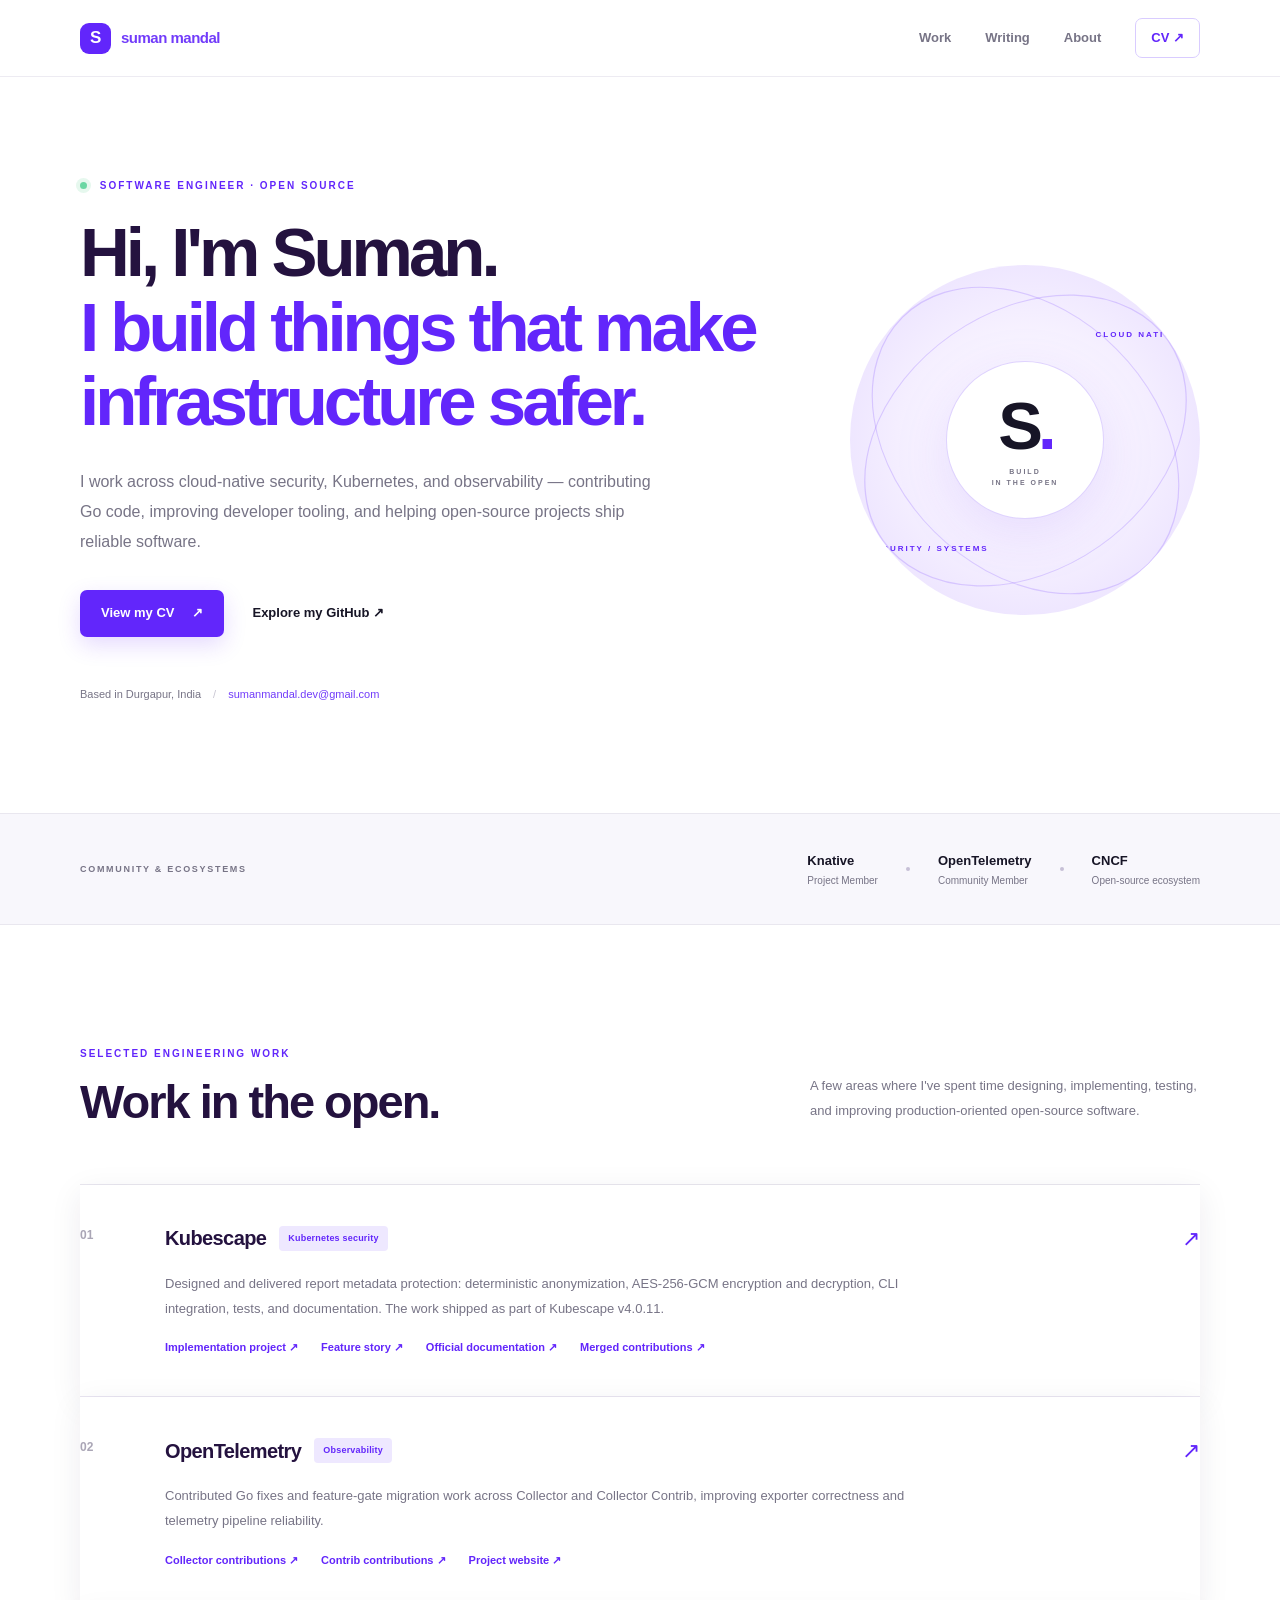
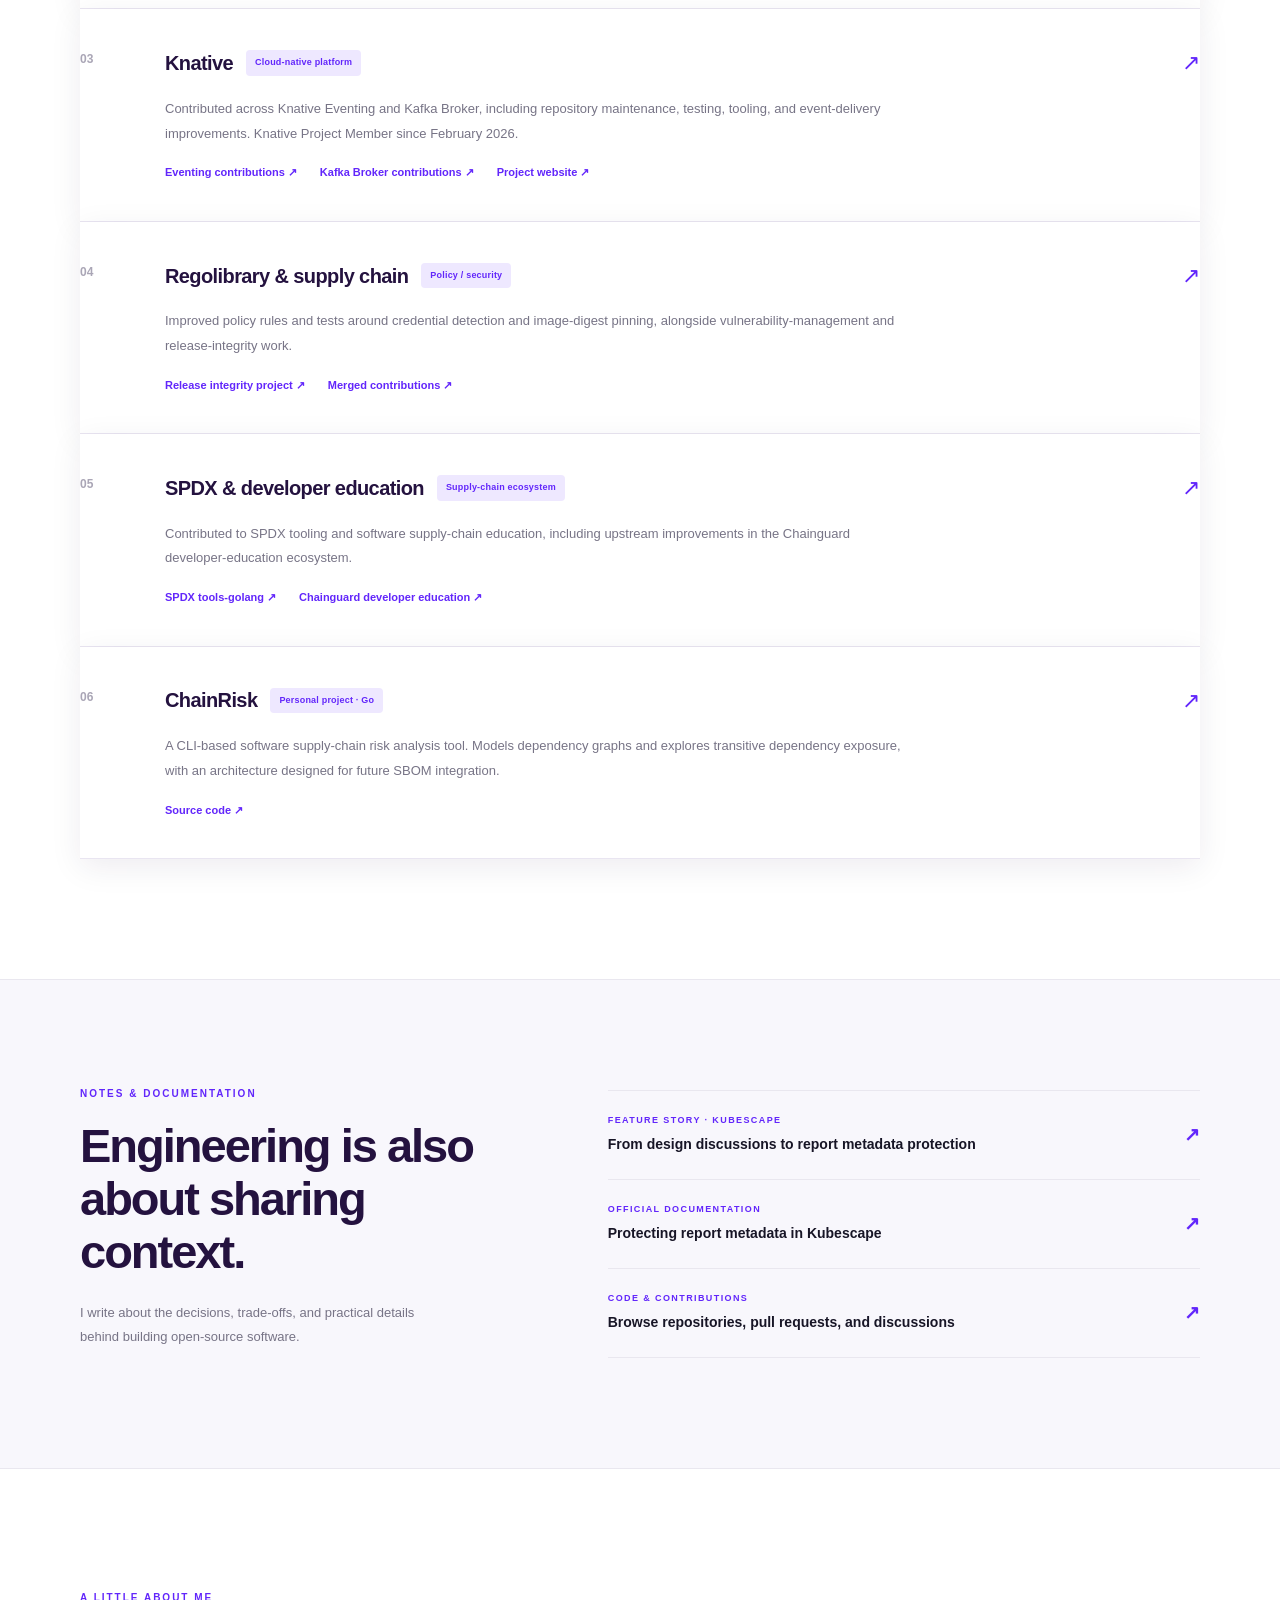
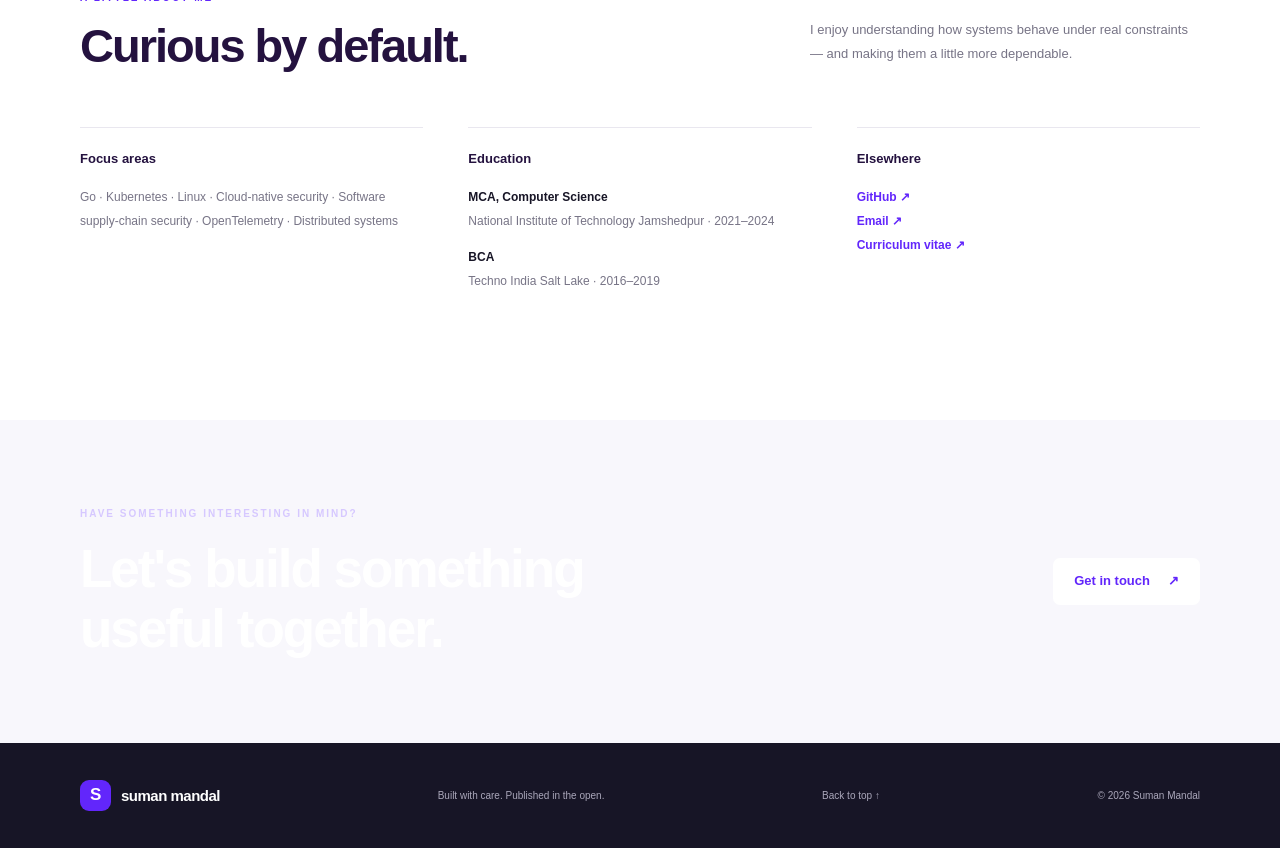
<file: Index.html>
<!doctype html>
<html lang="en">
<head>
  <meta charset="utf-8" />
  <meta name="viewport" content="width=device-width, initial-scale=1" />
  <meta name="theme-color" content="#6226fb" />
  <meta name="description" content="Suman Mandal — software engineer and open-source contributor working across cloud-native security, Kubernetes, and observability." />
  <meta property="og:title" content="Suman Mandal — Software Engineer" />
  <meta property="og:description" content="Open-source engineering across Kubernetes security, cloud-native infrastructure, and observability." />
  <meta property="og:type" content="website" />

  <title>Suman Mandal — Software Engineer</title>

  <link rel="icon" type="image/svg+xml" href="/favicon.svg" />
  <link rel="stylesheet" href="/styles.css" />
</head>

<body>
  <a class="skip-link" href="#main">Skip to content</a>

  <header class="site-header">
    <div class="shell header-inner">
      <a class="wordmark" href="#top" aria-label="Suman Mandal home">
        <span class="mark">S</span>
        <span>suman mandal</span>
      </a>

      <button class="menu-toggle" type="button"
        aria-expanded="false"
        aria-controls="primary-nav"
        aria-label="Open navigation">
        <span></span>
        <span></span>
      </button>

      <nav id="primary-nav" class="nav" aria-label="Main navigation">
        <a href="#work">Work</a>
        <a href="#writing">Writing</a>
        <a href="#about">About</a>
        <a class="nav-cta" href="/assets/Suman-Mandal-CV.pdf"
          target="_blank" rel="noopener">
          CV <span aria-hidden="true">↗</span>
        </a>
      </nav>
    </div>
  </header>

  <main id="main">

    <!-- HERO -->
    <section class="hero shell" id="top">
      <div class="hero-copy">
        <p class="eyebrow">
          <span class="eyebrow-dot"></span>
          SOFTWARE ENGINEER · OPEN SOURCE
        </p>

        <h1>
          Hi, I'm Suman.<br />
          <span>I build things that make infrastructure safer.</span>
        </h1>

        <p class="hero-intro">
          I work across cloud-native security, Kubernetes, and observability —
          contributing Go code, improving developer tooling, and helping
          open-source projects ship reliable software.
        </p>

        <div class="hero-actions">
          <a class="button button-primary"
            href="/assets/Suman-Mandal-CV.pdf"
            target="_blank" rel="noopener">
            View my CV <span aria-hidden="true">↗</span>
          </a>

          <a class="text-link"
            href="https://github.com/jijo-OO7"
            target="_blank" rel="noopener">
            Explore my GitHub <span aria-hidden="true">↗</span>
          </a>
        </div>

        <div class="hero-meta">
          <span>Based in Durgapur, India</span>
          <span class="meta-separator">/</span>
          <a href="mailto:sumanmandal.dev@gmail.com">
            sumanmandal.dev@gmail.com
          </a>
        </div>
      </div>

      <div class="hero-art" aria-hidden="true">
        <div class="art-orbit orbit-one"></div>
        <div class="art-orbit orbit-two"></div>

        <div class="art-core">
          <span class="core-glyph">S<span>.</span></span>
          <span class="core-caption">BUILD<br />IN THE OPEN</span>
        </div>

        <div class="art-label label-top">CLOUD NATIVE</div>
        <div class="art-label label-bottom">SECURITY / SYSTEMS</div>
        <div class="art-grid"></div>
      </div>
    </section>

    <!-- COMMUNITY -->
    <section class="signal-band">
      <div class="shell signal-inner">
        <span class="signal-label">COMMUNITY & ECOSYSTEMS</span>

        <div class="signal-items">
          <span>Knative <small>Project Member</small></span>
          <i></i>
          <span>OpenTelemetry <small>Community Member</small></span>
          <i></i>
          <span>CNCF <small>Open-source ecosystem</small></span>
        </div>
      </div>
    </section>

    <!-- ENGINEERING WORK -->
    <section class="section shell" id="work">
      <div class="section-heading">
        <div>
          <p class="eyebrow">SELECTED ENGINEERING WORK</p>
          <h2>Work in the open.</h2>
        </div>

        <p class="section-note">
          A few areas where I've spent time designing, implementing,
          testing, and improving production-oriented open-source software.
        </p>
      </div>

      <div class="work-list">

        <!-- KUBESCAPE -->
        <article class="work-item">
          <div class="work-index">01</div>

          <div class="work-main">
            <div class="work-topline">
              <h3>
                Kubescape
                <span class="work-tag">Kubernetes security</span>
              </h3>

              <a class="arrow-link"
                href="https://github.com/kubescape/kubescape"
                target="_blank" rel="noopener"
                aria-label="Kubescape repository">↗</a>
            </div>

            <p>
              Designed and delivered report metadata protection:
              deterministic anonymization, AES-256-GCM encryption and
              decryption, CLI integration, tests, and documentation.
              The work shipped as part of Kubescape v4.0.11.
            </p>

            <div class="resource-links">
              <a href="https://github.com/jijo-OO7/kubescape-report-protection"
                target="_blank" rel="noopener">Implementation project ↗</a>

              <a href="https://kubescape.io/blog/2026/07/24/kubescape-report-metadata-protection/"
                target="_blank" rel="noopener">Feature story ↗</a>

              <a href="https://kubescape.io/docs/scanning/#protecting-report-metadata"
                target="_blank" rel="noopener">Official documentation ↗</a>

              <a href="https://github.com/kubescape/kubescape/pulls?q=is%3Apr+author%3Ajijo-OO7+is%3Amerged"
                target="_blank" rel="noopener">Merged contributions ↗</a>
            </div>
          </div>
        </article>

        <!-- OPENTELEMETRY -->
        <article class="work-item">
          <div class="work-index">02</div>

          <div class="work-main">
            <div class="work-topline">
              <h3>
                OpenTelemetry
                <span class="work-tag">Observability</span>
              </h3>

              <a class="arrow-link"
                href="https://github.com/open-telemetry/opentelemetry-collector-contrib"
                target="_blank" rel="noopener"
                aria-label="OpenTelemetry Collector Contrib repository">↗</a>
            </div>

            <p>
              Contributed Go fixes and feature-gate migration work across
              Collector and Collector Contrib, improving exporter correctness
              and telemetry pipeline reliability.
            </p>

            <div class="resource-links">
              <a href="https://github.com/open-telemetry/opentelemetry-collector/pulls?q=is%3Apr+author%3Ajijo-OO7+is%3Amerged"
                target="_blank" rel="noopener">Collector contributions ↗</a>

              <a href="https://github.com/open-telemetry/opentelemetry-collector-contrib/pulls?q=is%3Apr+author%3Ajijo-OO7+is%3Amerged"
                target="_blank" rel="noopener">Contrib contributions ↗</a>

              <a href="https://opentelemetry.io/"
                target="_blank" rel="noopener">Project website ↗</a>
            </div>
          </div>
        </article>

        <!-- KNATIVE -->
        <article class="work-item">
          <div class="work-index">03</div>

          <div class="work-main">
            <div class="work-topline">
              <h3>
                Knative
                <span class="work-tag">Cloud-native platform</span>
              </h3>

              <a class="arrow-link"
                href="https://github.com/knative"
                target="_blank" rel="noopener"
                aria-label="Knative organization">↗</a>
            </div>

            <p>
              Contributed across Knative Eventing and Kafka Broker,
              including repository maintenance, testing, tooling, and
              event-delivery improvements. Knative Project Member since
              February 2026.
            </p>

            <div class="resource-links">
              <a href="https://github.com/knative/eventing/pulls?q=is%3Apr+author%3Ajijo-OO7+is%3Amerged"
                target="_blank" rel="noopener">Eventing contributions ↗</a>

              <a href="https://github.com/knative-extensions/eventing-kafka-broker/pulls?q=is%3Apr+author%3Ajijo-OO7+is%3Amerged"
                target="_blank" rel="noopener">Kafka Broker contributions ↗</a>

              <a href="https://knative.dev/"
                target="_blank" rel="noopener">Project website ↗</a>
            </div>
          </div>
        </article>

        <!-- REGOLIBRARY -->
        <article class="work-item">
          <div class="work-index">04</div>

          <div class="work-main">
            <div class="work-topline">
              <h3>
                Regolibrary & supply chain
                <span class="work-tag">Policy / security</span>
              </h3>

              <a class="arrow-link"
                href="https://github.com/kubescape/regolibrary"
                target="_blank" rel="noopener"
                aria-label="Regolibrary repository">↗</a>
            </div>

            <p>
              Improved policy rules and tests around credential detection
              and image-digest pinning, alongside vulnerability-management
              and release-integrity work.
            </p>

            <div class="resource-links">
              <a href="https://github.com/jijo-OO7/regolibrary-release-integrity"
                target="_blank" rel="noopener">Release integrity project ↗</a>

              <a href="https://github.com/kubescape/regolibrary/pulls?q=is%3Apr+author%3Ajijo-OO7+is%3Amerged"
                target="_blank" rel="noopener">Merged contributions ↗</a>
            </div>
          </div>
        </article>

        <!-- SPDX -->
        <article class="work-item">
          <div class="work-index">05</div>

          <div class="work-main">
            <div class="work-topline">
              <h3>
                SPDX & developer education
                <span class="work-tag">Supply-chain ecosystem</span>
              </h3>

              <a class="arrow-link"
                href="https://github.com/spdx/tools-golang"
                target="_blank" rel="noopener"
                aria-label="SPDX tools golang repository">↗</a>
            </div>

            <p>
              Contributed to SPDX tooling and software supply-chain
              education, including upstream improvements in the
              Chainguard developer-education ecosystem.
            </p>

            <div class="resource-links">
              <a href="https://github.com/spdx/tools-golang"
                target="_blank" rel="noopener">SPDX tools-golang ↗</a>

              <a href="https://edu.chainguard.dev/"
                target="_blank" rel="noopener">Chainguard developer education ↗</a>
            </div>
          </div>
        </article>

        <!-- CHAINRISK -->
        <article class="work-item">
          <div class="work-index">06</div>

          <div class="work-main">
            <div class="work-topline">
              <h3>
                ChainRisk
                <span class="work-tag">Personal project · Go</span>
              </h3>

              <a class="arrow-link"
                href="https://github.com/jijo-OO7/chainrisk"
                target="_blank" rel="noopener"
                aria-label="ChainRisk repository">↗</a>
            </div>

            <p>
              A CLI-based software supply-chain risk analysis tool.
              Models dependency graphs and explores transitive dependency
              exposure, with an architecture designed for future SBOM integration.
            </p>

            <div class="resource-links">
              <a href="https://github.com/jijo-OO7/chainrisk"
                target="_blank" rel="noopener">Source code ↗</a>
            </div>
          </div>
        </article>

      </div>
    </section>

    <!-- WRITING -->
    <section class="writing-section" id="writing">
      <div class="shell writing-inner">

        <div>
          <p class="eyebrow">NOTES & DOCUMENTATION</p>
          <h2>Engineering is also<br />about sharing context.</h2>

          <p class="writing-intro">
            I write about the decisions, trade-offs, and practical details
            behind building open-source software.
          </p>
        </div>

        <div class="writing-links">
          <a class="writing-link"
            href="https://kubescape.io/blog/2026/07/24/kubescape-report-metadata-protection/"
            target="_blank" rel="noopener">
            <span>
              <small>FEATURE STORY · KUBESCAPE</small>
              From design discussions to report metadata protection
            </span>
            <b>↗</b>
          </a>

          <a class="writing-link"
            href="https://kubescape.io/docs/scanning/#protecting-report-metadata"
            target="_blank" rel="noopener">
            <span>
              <small>OFFICIAL DOCUMENTATION</small>
              Protecting report metadata in Kubescape
            </span>
            <b>↗</b>
          </a>

          <a class="writing-link"
            href="https://github.com/jijo-OO7"
            target="_blank" rel="noopener">
            <span>
              <small>CODE & CONTRIBUTIONS</small>
              Browse repositories, pull requests, and discussions
            </span>
            <b>↗</b>
          </a>
        </div>

      </div>
    </section>

    <!-- ABOUT -->
    <section class="section shell about-section" id="about">
      <div class="section-heading">
        <div>
          <p class="eyebrow">A LITTLE ABOUT ME</p>
          <h2>Curious by default.</h2>
        </div>

        <p class="section-note">
          I enjoy understanding how systems behave under real constraints —
          and making them a little more dependable.
        </p>
      </div>

      <div class="about-grid">

        <div>
          <h3>Focus areas</h3>
          <p>
            Go · Kubernetes · Linux · Cloud-native security ·
            Software supply-chain security · OpenTelemetry · Distributed systems
          </p>
        </div>

        <div>
          <h3>Education</h3>
          <p>
            <strong>MCA, Computer Science</strong><br />
            National Institute of Technology Jamshedpur · 2021–2024
          </p>
          <p>
            <strong>BCA</strong><br />
            Techno India Salt Lake · 2016–2019
          </p>
        </div>

        <div>
          <h3>Elsewhere</h3>
          <p>
            <a href="https://github.com/jijo-OO7"
              target="_blank" rel="noopener">GitHub ↗</a><br />

            <a href="mailto:sumanmandal.dev@gmail.com">Email ↗</a><br />

            <a href="/assets/Suman-Mandal-CV.pdf"
              target="_blank" rel="noopener">Curriculum vitae ↗</a>
          </p>
        </div>

      </div>
    </section>

    <!-- CONTACT -->
    <section class="contact-band">
      <div class="shell contact-inner">
        <div>
          <p class="eyebrow">HAVE SOMETHING INTERESTING IN MIND?</p>
          <h2>Let's build something<br />useful together.</h2>
        </div>

        <a class="button button-light"
          href="mailto:sumanmandal.dev@gmail.com">
          Get in touch <span aria-hidden="true">↗</span>
        </a>
      </div>
    </section>

  </main>

  <!-- FOOTER -->
  <footer class="site-footer">
    <div class="shell footer-inner">
      <a class="wordmark footer-wordmark" href="#top">
        <span class="mark">S</span>
        <span>suman mandal</span>
      </a>

      <p>Built with care. Published in the open.</p>

      <a href="#top">Back to top ↑</a>

      <small>© <span id="year">2026</span> Suman Mandal</small>
    </div>
  </footer>

  <script src="/script.js"></script>
</body>
</html>
</file>
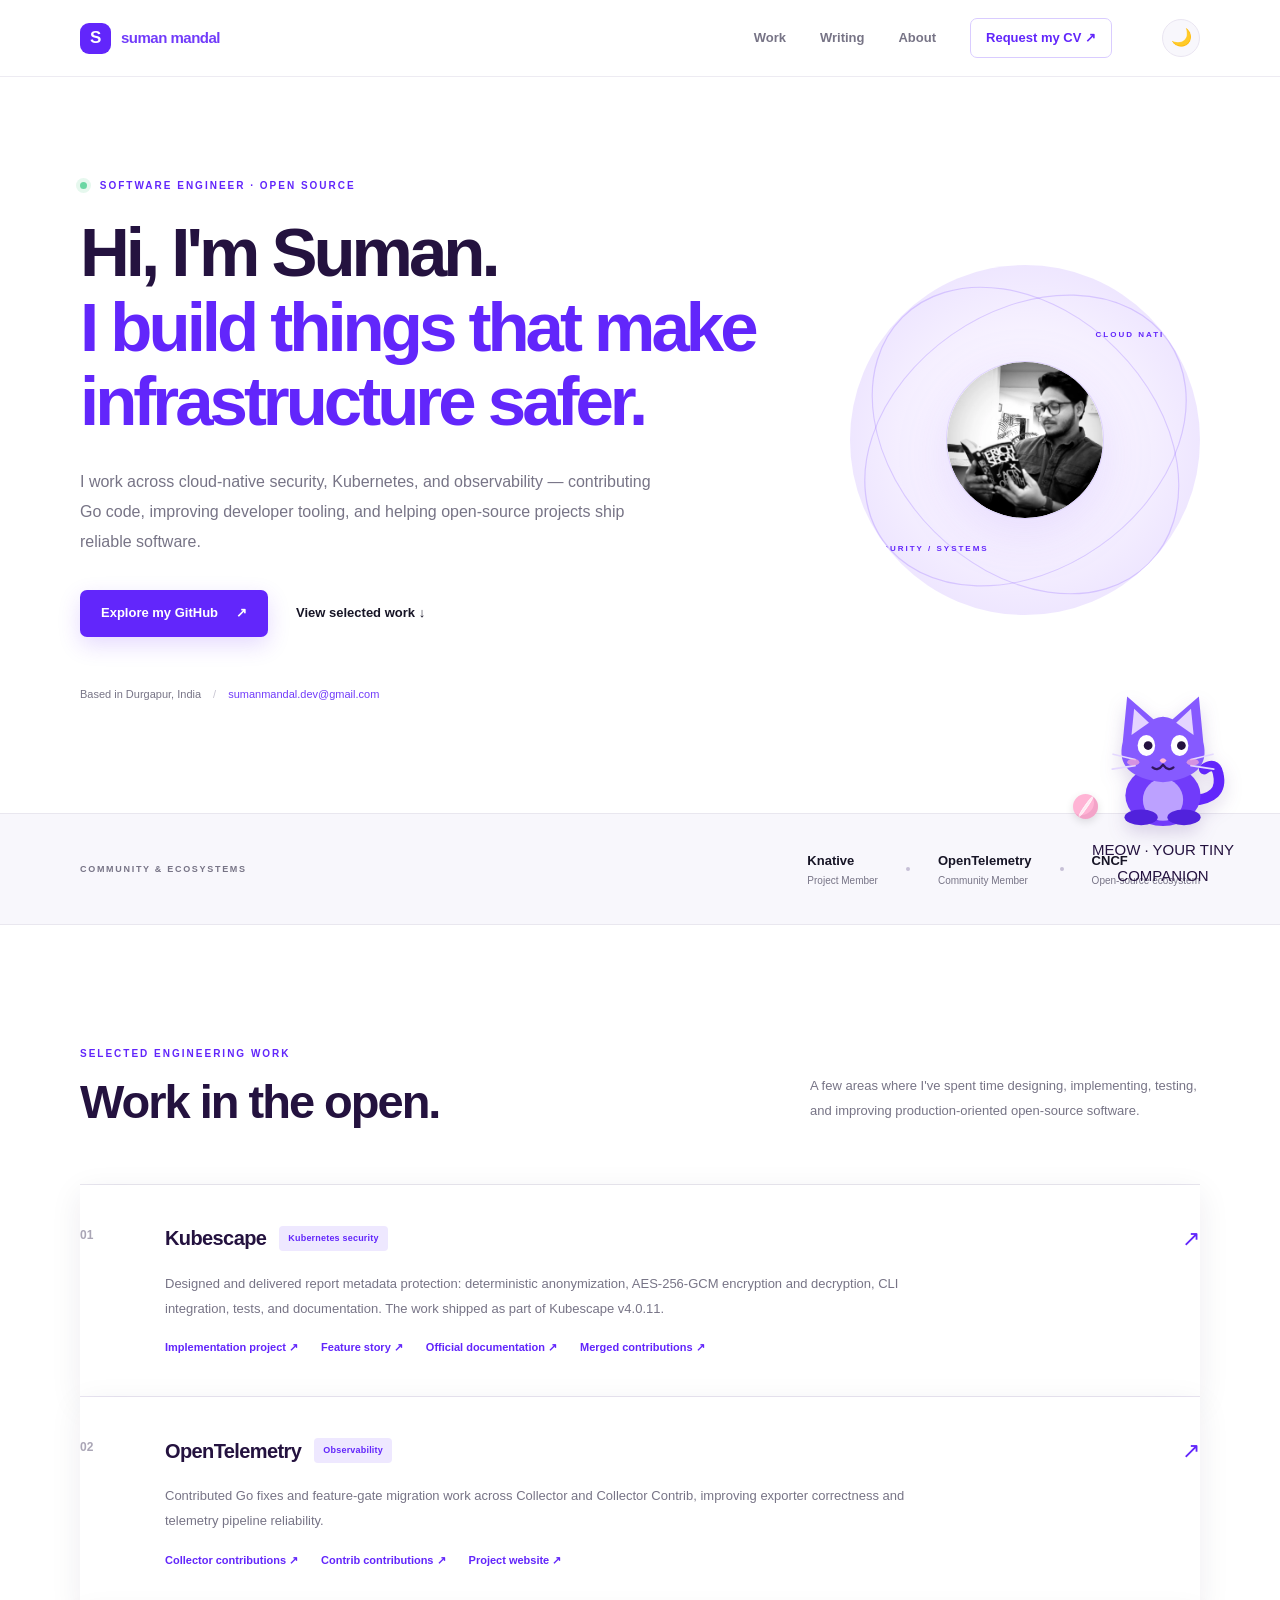
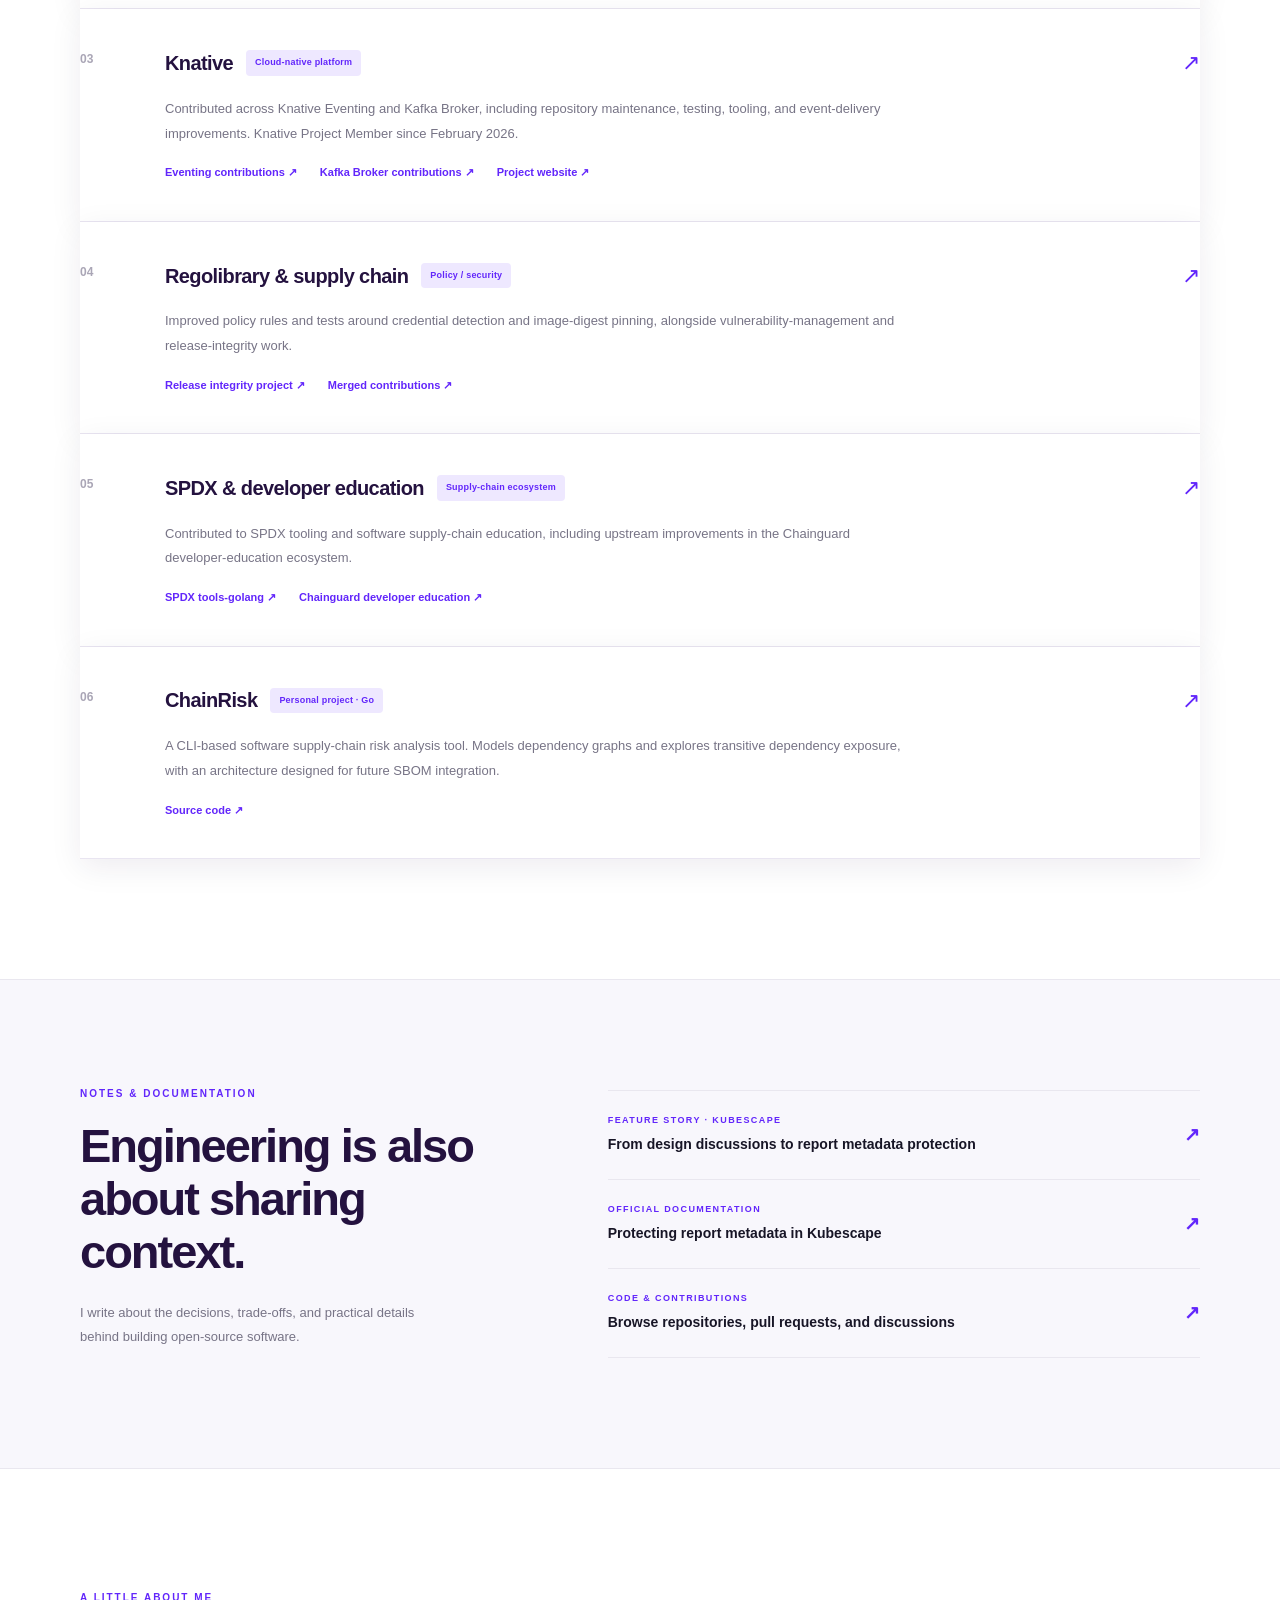
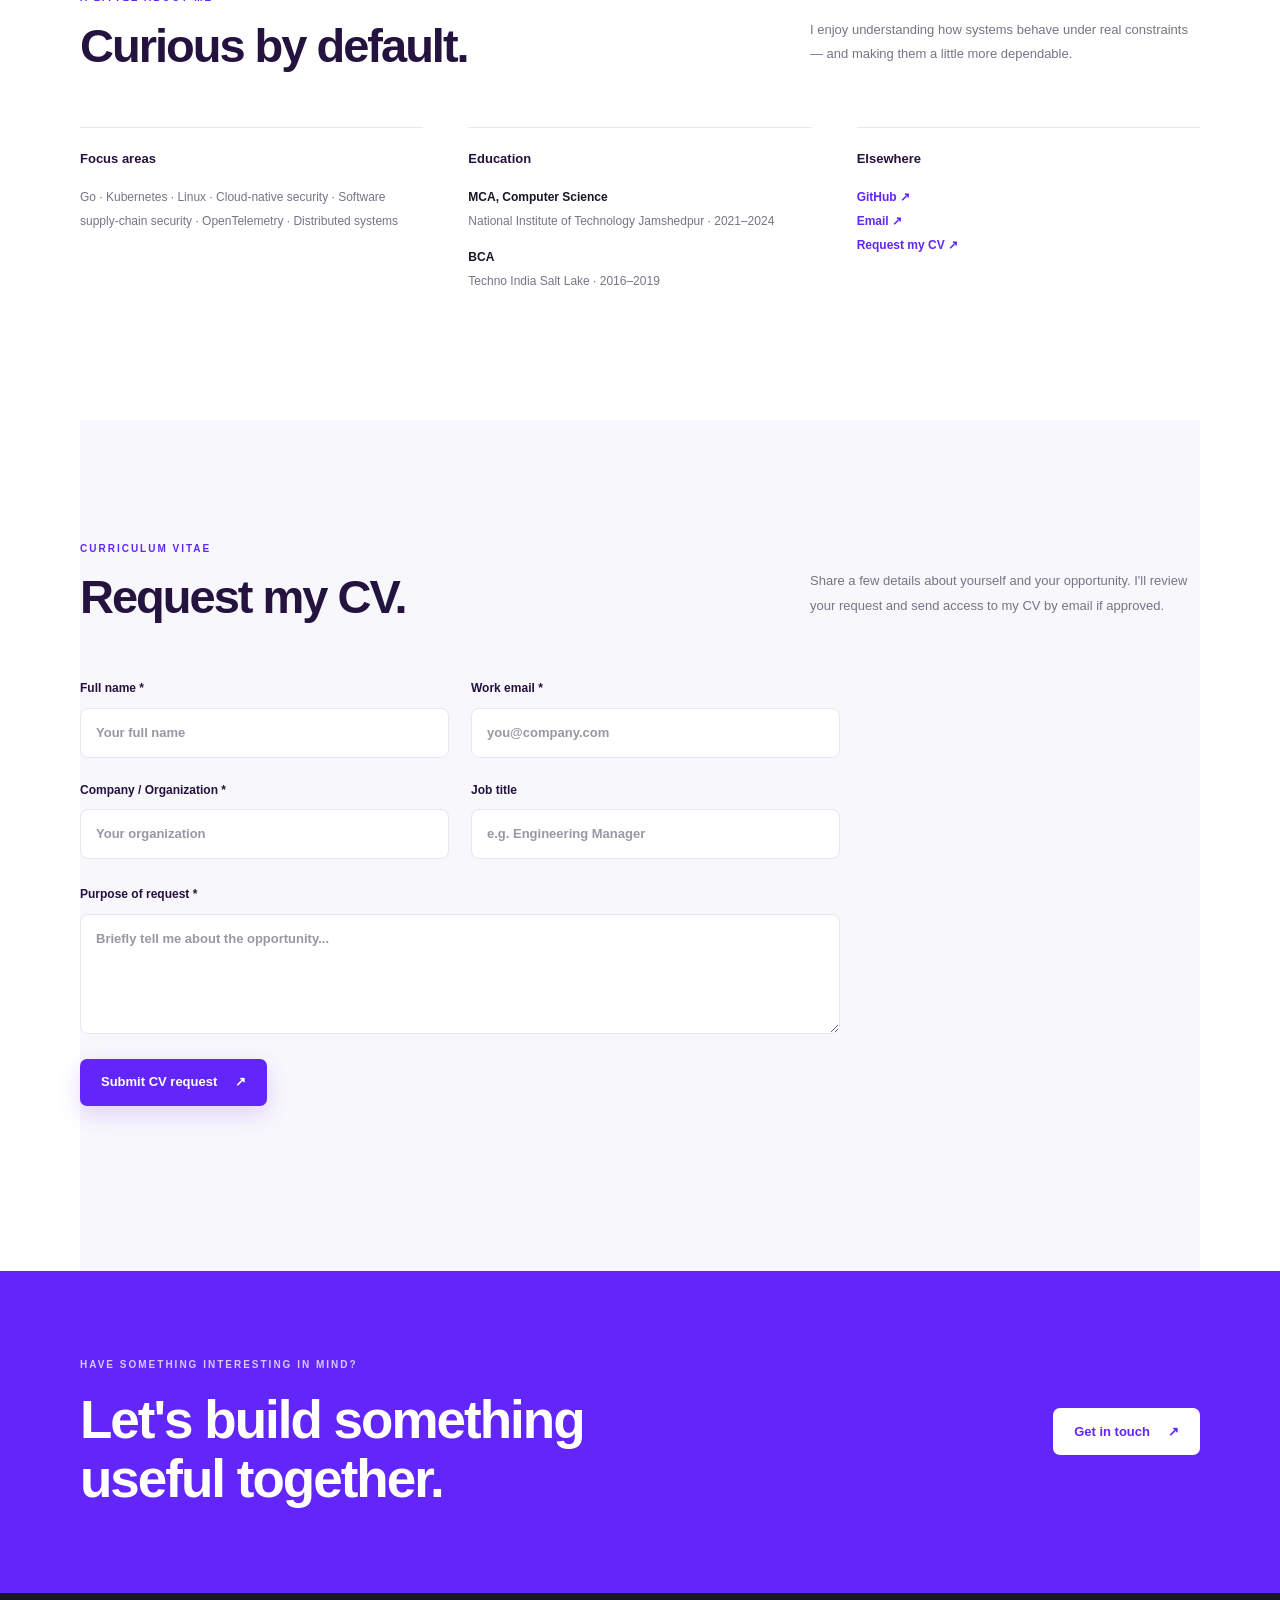
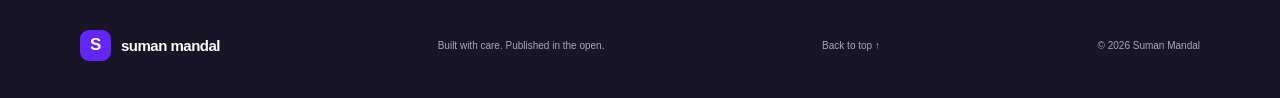
<file: index.html>
<!doctype html>
<html lang="en">
<head>
  <meta charset="utf-8" />
  <meta name="viewport" content="width=device-width, initial-scale=1" />
  <meta name="theme-color" content="#6226fb" />
  <meta name="description" content="Suman Mandal — software engineer and open-source contributor working across cloud-native security, Kubernetes, and observability." />
  <meta property="og:title" content="Suman Mandal — Software Engineer" />
  <meta property="og:description" content="Open-source engineering across Kubernetes security, cloud-native infrastructure, and observability." />
  <meta property="og:type" content="website" />

  <title>Suman Mandal — Software Engineer</title>

  <link rel="icon" type="image/svg+xml" href="/favicon.svg" />
  <link rel="stylesheet" href="/styles.css" />
</head>

<body>
  <a class="skip-link" href="#main">Skip to content</a>

  <header class="site-header">
    <div class="shell header-inner">
      <a class="wordmark" href="#top" aria-label="Suman Mandal home">
        <span class="mark">S</span>
        <span>suman mandal</span>
      </a>

      <button class="menu-toggle" type="button"
        aria-expanded="false"
        aria-controls="primary-nav"
        aria-label="Open navigation">
        <span></span>
        <span></span>
      </button>

      <nav id="primary-nav" class="nav" aria-label="Main navigation">
        <a href="#work">Work</a>
        <a href="#writing">Writing</a>
        <a href="#about">About</a>
        <a class="nav-cta" href="#request-cv">
          Request my CV <span aria-hidden="true">↗</span>
        </a>

        <!-- Theme toggle -->
        <button
          class="theme-toggle"
          id="themeToggle"
          type="button"
          aria-label="Switch to dark mode"
          title="Switch theme"
        >
          <span id="themeIcon" aria-hidden="true">🌙</span>
        </button>
      </nav>
    </div>
  </header>

  <main id="main">

    <!-- HERO -->
    <section class="hero shell" id="top">
      <div class="hero-copy">
        <p class="eyebrow">
          <span class="eyebrow-dot"></span>
          SOFTWARE ENGINEER · OPEN SOURCE
        </p>

        <h1>
          Hi, I'm Suman.<br />
          <span>I build things that make infrastructure safer.</span>
        </h1>

        <p class="hero-intro">
          I work across cloud-native security, Kubernetes, and observability —
          contributing Go code, improving developer tooling, and helping
          open-source projects ship reliable software.
        </p>

        <div class="hero-actions">
          <a class="button button-primary"
            href="https://github.com/jijo-OO7"
            target="_blank" rel="noopener">
            Explore my GitHub <span aria-hidden="true">↗</span>
          </a>

          <a class="text-link" href="#work">
            View selected work <span aria-hidden="true">↓</span>
          </a>
        </div>

        <div class="hero-meta">
          <span>Based in Durgapur, India</span>
          <span class="meta-separator">/</span>
          <a href="mailto:sumanmandal.dev@gmail.com">
            sumanmandal.dev@gmail.com
          </a>
        </div>
      </div>

      <div class="hero-art" aria-hidden="true">
        <div class="art-orbit orbit-one"></div>
        <div class="art-orbit orbit-two"></div>

     <div class="art-core">
  <img
    class="profile-photo"
    src="/profile-photo.jpg"
    alt="Suman Mandal"
  />
</div>

        <div class="art-label label-top">CLOUD NATIVE</div>
        <div class="art-label label-bottom">SECURITY / SYSTEMS</div>
        <div class="art-grid"></div>
      </div>
    </section>

    <!-- COMMUNITY -->
    <section class="signal-band">
      <div class="shell signal-inner">
        <span class="signal-label">COMMUNITY & ECOSYSTEMS</span>

        <div class="signal-items">
          <span>Knative <small>Project Member</small></span>
          <i></i>
          <span>OpenTelemetry <small>Community Member</small></span>
          <i></i>
          <span>CNCF <small>Open-source ecosystem</small></span>
        </div>
      </div>
    </section>

    <!-- ENGINEERING WORK -->
    <section class="section shell" id="work">
      <div class="section-heading">
        <div>
          <p class="eyebrow">SELECTED ENGINEERING WORK</p>
          <h2>Work in the open.</h2>
        </div>

        <p class="section-note">
          A few areas where I've spent time designing, implementing,
          testing, and improving production-oriented open-source software.
        </p>
      </div>

      <div class="work-list">

        <!-- KUBESCAPE -->
        <article class="work-item">
          <div class="work-index">01</div>

          <div class="work-main">
            <div class="work-topline">
              <h3>
                Kubescape
                <span class="work-tag">Kubernetes security</span>
              </h3>

              <a class="arrow-link"
                href="https://github.com/kubescape/kubescape"
                target="_blank" rel="noopener"
                aria-label="Kubescape repository">↗</a>
            </div>

            <p>
              Designed and delivered report metadata protection:
              deterministic anonymization, AES-256-GCM encryption and
              decryption, CLI integration, tests, and documentation.
              The work shipped as part of Kubescape v4.0.11.
            </p>

            <div class="resource-links">
              <a href="https://github.com/jijo-OO7/kubescape-report-protection"
                target="_blank" rel="noopener">Implementation project ↗</a>

              <a href="https://kubescape.io/blog/2026/07/24/kubescape-report-metadata-protection/"
                target="_blank" rel="noopener">Feature story ↗</a>

              <a href="https://kubescape.io/docs/scanning/#protecting-report-metadata"
                target="_blank" rel="noopener">Official documentation ↗</a>

              <a href="https://github.com/kubescape/kubescape/pulls?q=is%3Apr+author%3Ajijo-OO7+is%3Amerged"
                target="_blank" rel="noopener">Merged contributions ↗</a>
            </div>
          </div>
        </article>

        <!-- OPENTELEMETRY -->
        <article class="work-item">
          <div class="work-index">02</div>

          <div class="work-main">
            <div class="work-topline">
              <h3>
                OpenTelemetry
                <span class="work-tag">Observability</span>
              </h3>

              <a class="arrow-link"
                href="https://github.com/open-telemetry/opentelemetry-collector-contrib"
                target="_blank" rel="noopener"
                aria-label="OpenTelemetry Collector Contrib repository">↗</a>
            </div>

            <p>
              Contributed Go fixes and feature-gate migration work across
              Collector and Collector Contrib, improving exporter correctness
              and telemetry pipeline reliability.
            </p>

            <div class="resource-links">
              <a href="https://github.com/open-telemetry/opentelemetry-collector/pulls?q=is%3Apr+author%3Ajijo-OO7+is%3Amerged"
                target="_blank" rel="noopener">Collector contributions ↗</a>

              <a href="https://github.com/open-telemetry/opentelemetry-collector-contrib/pulls?q=is%3Apr+author%3Ajijo-OO7+is%3Amerged"
                target="_blank" rel="noopener">Contrib contributions ↗</a>

              <a href="https://opentelemetry.io/"
                target="_blank" rel="noopener">Project website ↗</a>
            </div>
          </div>
        </article>

        <!-- KNATIVE -->
        <article class="work-item">
          <div class="work-index">03</div>

          <div class="work-main">
            <div class="work-topline">
              <h3>
                Knative
                <span class="work-tag">Cloud-native platform</span>
              </h3>

              <a class="arrow-link"
                href="https://github.com/knative"
                target="_blank" rel="noopener"
                aria-label="Knative organization">↗</a>
            </div>

            <p>
              Contributed across Knative Eventing and Kafka Broker,
              including repository maintenance, testing, tooling, and
              event-delivery improvements. Knative Project Member since
              February 2026.
            </p>

            <div class="resource-links">
              <a href="https://github.com/knative/eventing/pulls?q=is%3Apr+author%3Ajijo-OO7+is%3Amerged"
                target="_blank" rel="noopener">Eventing contributions ↗</a>

              <a href="https://github.com/knative-extensions/eventing-kafka-broker/pulls?q=is%3Apr+author%3Ajijo-OO7+is%3Amerged"
                target="_blank" rel="noopener">Kafka Broker contributions ↗</a>

              <a href="https://knative.dev/"
                target="_blank" rel="noopener">Project website ↗</a>
            </div>
          </div>
        </article>

        <!-- REGOLIBRARY -->
        <article class="work-item">
          <div class="work-index">04</div>

          <div class="work-main">
            <div class="work-topline">
              <h3>
                Regolibrary & supply chain
                <span class="work-tag">Policy / security</span>
              </h3>

              <a class="arrow-link"
                href="https://github.com/kubescape/regolibrary"
                target="_blank" rel="noopener"
                aria-label="Regolibrary repository">↗</a>
            </div>

            <p>
              Improved policy rules and tests around credential detection
              and image-digest pinning, alongside vulnerability-management
              and release-integrity work.
            </p>

            <div class="resource-links">
              <a href="https://github.com/jijo-OO7/regolibrary-release-integrity"
                target="_blank" rel="noopener">Release integrity project ↗</a>

              <a href="https://github.com/kubescape/regolibrary/pulls?q=is%3Apr+author%3Ajijo-OO7+is%3Amerged"
                target="_blank" rel="noopener">Merged contributions ↗</a>
            </div>
          </div>
        </article>

        <!-- SPDX -->
        <article class="work-item">
          <div class="work-index">05</div>

          <div class="work-main">
            <div class="work-topline">
              <h3>
                SPDX & developer education
                <span class="work-tag">Supply-chain ecosystem</span>
              </h3>

              <a class="arrow-link"
                href="https://github.com/spdx/tools-golang"
                target="_blank" rel="noopener"
                aria-label="SPDX tools golang repository">↗</a>
            </div>

            <p>
              Contributed to SPDX tooling and software supply-chain
              education, including upstream improvements in the
              Chainguard developer-education ecosystem.
            </p>

            <div class="resource-links">
              <a href="https://github.com/spdx/tools-golang"
                target="_blank" rel="noopener">SPDX tools-golang ↗</a>

              <a href="https://edu.chainguard.dev/"
                target="_blank" rel="noopener">Chainguard developer education ↗</a>
            </div>
          </div>
        </article>

        <!-- CHAINRISK -->
        <article class="work-item">
          <div class="work-index">06</div>

          <div class="work-main">
            <div class="work-topline">
              <h3>
                ChainRisk
                <span class="work-tag">Personal project · Go</span>
              </h3>

              <a class="arrow-link"
                href="https://github.com/jijo-OO7/chainrisk"
                target="_blank" rel="noopener"
                aria-label="ChainRisk repository">↗</a>
            </div>

            <p>
              A CLI-based software supply-chain risk analysis tool.
              Models dependency graphs and explores transitive dependency
              exposure, with an architecture designed for future SBOM integration.
            </p>

            <div class="resource-links">
              <a href="https://github.com/jijo-OO7/chainrisk"
                target="_blank" rel="noopener">Source code ↗</a>
            </div>
          </div>
        </article>

      </div>
    </section>

    <!-- WRITING -->
    <section class="writing-section" id="writing">
      <div class="shell writing-inner">

        <div>
          <p class="eyebrow">NOTES & DOCUMENTATION</p>
          <h2>Engineering is also<br />about sharing context.</h2>

          <p class="writing-intro">
            I write about the decisions, trade-offs, and practical details
            behind building open-source software.
          </p>
        </div>

        <div class="writing-links">
          <a class="writing-link"
            href="https://kubescape.io/blog/2026/07/24/kubescape-report-metadata-protection/"
            target="_blank" rel="noopener">
            <span>
              <small>FEATURE STORY · KUBESCAPE</small>
              From design discussions to report metadata protection
            </span>
            <b>↗</b>
          </a>

          <a class="writing-link"
            href="https://kubescape.io/docs/scanning/#protecting-report-metadata"
            target="_blank" rel="noopener">
            <span>
              <small>OFFICIAL DOCUMENTATION</small>
              Protecting report metadata in Kubescape
            </span>
            <b>↗</b>
          </a>

          <a class="writing-link"
            href="https://github.com/jijo-OO7"
            target="_blank" rel="noopener">
            <span>
              <small>CODE & CONTRIBUTIONS</small>
              Browse repositories, pull requests, and discussions
            </span>
            <b>↗</b>
          </a>
        </div>

      </div>
    </section>

    <!-- ABOUT -->
    <section class="section shell about-section" id="about">
      <div class="section-heading">
        <div>
          <p class="eyebrow">A LITTLE ABOUT ME</p>
          <h2>Curious by default.</h2>
        </div>

        <p class="section-note">
          I enjoy understanding how systems behave under real constraints —
          and making them a little more dependable.
        </p>
      </div>

      <div class="about-grid">

        <div>
          <h3>Focus areas</h3>
          <p>
            Go · Kubernetes · Linux · Cloud-native security ·
            Software supply-chain security · OpenTelemetry · Distributed systems
          </p>
        </div>

        <div>
          <h3>Education</h3>
          <p>
            <strong>MCA, Computer Science</strong><br />
            National Institute of Technology Jamshedpur · 2021–2024
          </p>
          <p>
            <strong>BCA</strong><br />
            Techno India Salt Lake · 2016–2019
          </p>
        </div>

        <div>
          <h3>Elsewhere</h3>
          <p>
            <a href="https://github.com/jijo-OO7"
              target="_blank" rel="noopener">GitHub ↗</a><br />

            <a href="mailto:sumanmandal.dev@gmail.com">Email ↗</a><br />

            <a href="#request-cv">Request my CV ↗</a>
          </p>
        </div>

      </div>
    </section>

    <!-- CV ACCESS REQUEST -->
    <section class="section shell" id="request-cv">
      <div class="section-heading">
        <div>
          <p class="eyebrow">CURRICULUM VITAE</p>
          <h2>Request my CV.</h2>
        </div>

        <p class="section-note">
          Share a few details about yourself and your opportunity.
          I'll review your request and send access to my CV by email
          if approved.
        </p>
      </div>

      <form id="cvRequestForm" class="cv-request-form">
        <div class="cv-form-grid">
          <label>
            Full name *
            <input type="text" name="full_name"
              maxlength="120" required
              placeholder="Your full name">
          </label>

          <label>
            Work email *
            <input type="email" name="email"
              maxlength="254" required
              placeholder="you@company.com">
          </label>

          <label>
            Company / Organization *
            <input type="text" name="company"
              maxlength="120" required
              placeholder="Your organization">
          </label>

          <label>
            Job title
            <input type="text" name="job_title"
              maxlength="120"
              placeholder="e.g. Engineering Manager">
          </label>
        </div>

        <label>
          Purpose of request *
          <textarea name="purpose"
            maxlength="1000" rows="4" required
            placeholder="Briefly tell me about the opportunity..."></textarea>
        </label>

        <button class="button button-primary"
          id="cvSubmitButton" type="submit">
          Submit CV request <span aria-hidden="true">↗</span>
        </button>

        <p id="cvRequestMessage"
          role="status" aria-live="polite"></p>
      </form>
    </section>

    <!-- CONTACT -->
    <section class="contact-band">
      <div class="shell contact-inner">
        <div>
          <p class="eyebrow">HAVE SOMETHING INTERESTING IN MIND?</p>
          <h2>Let's build something<br />useful together.</h2>
        </div>

        <a class="button button-light"
          href="mailto:sumanmandal.dev@gmail.com">
          Get in touch <span aria-hidden="true">↗</span>
        </a>
      </div>
    </section>

  </main>

  <!-- FOOTER -->
  <footer class="site-footer">
    <div class="shell footer-inner">
      <a class="wordmark footer-wordmark" href="#top">
        <span class="mark">S</span>
        <span>suman mandal</span>
      </a>

      <p>Built with care. Published in the open.</p>

      <a href="#top">Back to top ↑</a>

      <small>© <span id="year">2026</span> Suman Mandal</small>
    </div>
  </footer>

  <!-- MEOW: INTERACTIVE VIRTUAL PET -->
  <div class="meow-pet" id="meowPet">

    <div class="meow-message" id="meowMessage" role="status">
      <span class="meow-label">MEOW SAYS</span>
      <button id="meowClose" aria-label="Close message">×</button>
      <p id="meowText">Hello human. What are we investigating today?</p>
    </div>

    <div class="meow-stage" id="meowStage">

      <!-- PLAY BALL -->
      <button class="meow-ball" id="meowBall"
        aria-label="Play with Meow">
        <span></span>
      </button>

      <!-- SLEEPING PILLOW -->
      <div class="meow-pillow">
        <span></span>
      </div>

      <!-- CAT -->
      <button class="meow-cat" id="meowCat"
        aria-label="Meow the virtual pet. Click to interact.">

        <svg viewBox="0 0 160 170"
          xmlns="http://www.w3.org/2000/svg">

          <!-- Tail -->
          <path class="meow-tail"
            d="M112 132 Q150 130 143 101 Q140 87 127 96"
            fill="none" stroke="#6226fb"
            stroke-width="12" stroke-linecap="round"/>

          <!-- Body -->
          <ellipse cx="80" cy="126" rx="43" ry="35"
            fill="#713bfa"/>

          <!-- Belly -->
          <ellipse cx="80" cy="131" rx="23" ry="24"
            fill="#bca1ff"/>

          <!-- Feet -->
          <ellipse cx="55" cy="151" rx="19" ry="9"
            fill="#5122dc"/>
          <ellipse cx="104" cy="151" rx="19" ry="9"
            fill="#5122dc"/>

          <!-- Head -->
          <path
            d="M34 65 L39 13 L69 39
               Q80 33 91 39 L121 13
               L126 65 Q136 105 80 111
               Q24 105 34 65Z"
            fill="#865aff"/>

          <!-- Inner ears -->
          <path d="M47 27 L44 57 L64 43Z"
            fill="#e4d5ff"/>
          <path d="M112 27 L115 57 L95 43Z"
            fill="#e4d5ff"/>

          <!-- Eye whites -->
          <ellipse cx="61" cy="69" rx="10" ry="12"
            fill="white"/>
          <ellipse cx="99" cy="69" rx="10" ry="12"
            fill="white"/>

          <!-- Pupils: JavaScript will move these -->
          <g id="meowEyes">
            <circle class="meow-pupil" cx="63" cy="69" r="5"
              fill="#24123f"/>
            <circle class="meow-pupil" cx="101" cy="69" r="5"
              fill="#24123f"/>
          </g>

          <!-- Nose -->
          <path d="M76 86 Q80 81 84 86 Q80 92 76 86Z"
            fill="#ffb6d9"/>

          <!-- Mouth -->
          <path d="M80 91 Q74 99 68 94
                   M80 91 Q86 99 92 94"
            fill="none" stroke="#32165e"
            stroke-width="2.5" stroke-linecap="round"/>

          <!-- Whiskers -->
          <path d="M48 85 L23 79 M48 92 L22 96
                   M112 85 L137 79 M112 92 L138 96"
            fill="none" stroke="#e4d8ff"
            stroke-width="2" stroke-linecap="round"/>

          <!-- Blush -->
          <ellipse cx="46" cy="88" rx="7" ry="4"
            fill="#f5a9d5" opacity=".7"/>
          <ellipse cx="114" cy="88" rx="7" ry="4"
            fill="#f5a9d5" opacity=".7"/>

        </svg>

      </button>

      <!-- SLEEP INDICATOR -->
      <div class="meow-sleep-symbol" aria-hidden="true">
        Z<sup>z</sup>
      </div>

    </div>

    <span class="meow-caption">MEOW · YOUR TINY COMPANION</span>

  </div>
  <!-- END MEOW -->

  <script src="/script.js"></script>
</body>
</html>
</file>
<file: styles.css>
/* =========================================
   SUMAN MANDAL — PERSONAL WEBSITE
   Minimal editorial design
   ========================================= */

:root {
  --violet: #6226fb;
  --violet-dark: #4816d7;
  --violet-soft: #eee8ff;
  --ink: #171526;
  --muted: #777486;
  --paper: #ffffff;
  --surface: #f8f7fb;
  --line: #e9e7ef;
  --white: #ffffff;

  --font: Inter, -apple-system, BlinkMacSystemFont,
    "Segoe UI", sans-serif;

  --shell: 1120px;
}

* {
  box-sizing: border-box;
}

html {
  scroll-behavior: smooth;
  scroll-padding-top: 90px;
}

body {
  margin: 0;
  background: var(--paper);
  color: var(--ink);
  font-family: var(--font);
  font-size: 15px;
  line-height: 1.7;
  -webkit-font-smoothing: antialiased;
}

a {
  color: inherit;
  text-decoration: none;
}

button {
  font: inherit;
}

::selection {
  background: var(--violet);
  color: white;
}

.shell {
  width: min(var(--shell), calc(100% - 64px));
  margin-inline: auto;
}

/* ACCESSIBILITY */

.skip-link {
  position: absolute;
  top: -100px;
  left: 16px;
  z-index: 1000;
  padding: 10px 16px;
  background: var(--violet);
  color: white;
}

.skip-link:focus {
  top: 16px;
}

/* HEADER */

.site-header {
  position: sticky;
  top: 0;
  z-index: 100;
  background: rgba(255, 255, 255, 0.92);
  backdrop-filter: blur(16px);
  border-bottom: 1px solid rgba(233, 231, 239, 0.8);
}

.header-inner {
  min-height: 76px;
  display: flex;
  align-items: center;
  justify-content: space-between;
}

.wordmark {
  display: inline-flex;
  align-items: center;
  gap: 10px;
  font-size: 15px;
  font-weight: 750;
  letter-spacing: -0.5px;
}

.mark {
  width: 31px;
  height: 31px;
  display: grid;
  place-items: center;
  background: var(--violet);
  color: white;
  border-radius: 9px;
  font-size: 17px;
  font-weight: 800;
}

.nav {
  display: flex;
  align-items: center;
  gap: 34px;
}

.nav a {
  color: var(--muted);
  font-size: 13px;
  font-weight: 600;
  transition: color 180ms ease;
}

.nav a:hover {
  color: var(--violet);
}

.nav .nav-cta {
  color: var(--violet);
  border: 1px solid #d9ccff;
  padding: 8px 15px;
  border-radius: 7px;
}

.nav .nav-cta:hover {
  background: var(--violet-soft);
}

.menu-toggle {
  display: none;
  border: 0;
  background: transparent;
  cursor: pointer;
}

/* HERO */

.hero {
  min-height: 600px;
  display: grid;
  grid-template-columns: 1.3fr 0.7fr;
  align-items: center;
  gap: 50px;
  padding-block: 100px 110px;
}

.eyebrow {
  margin: 0 0 22px;
  color: var(--violet);
  font-size: 10px;
  font-weight: 800;
  letter-spacing: 2px;
}

.eyebrow-dot {
  display: inline-block;
  width: 7px;
  height: 7px;
  margin-right: 8px;
  background: #6ad7a3;
  border-radius: 50%;
  box-shadow: 0 0 0 4px #e6f8ee;
}

.hero h1 {
  max-width: 740px;
  margin: 0;
  font-size: clamp(43px, 5.5vw, 69px);
  font-weight: 760;
  line-height: 1.08;
  letter-spacing: -4px;
}

.hero h1 span {
  color: var(--violet);
}

.hero-intro {
  max-width: 590px;
  margin: 27px 0 0;
  color: var(--muted);
  font-size: 16px;
  line-height: 1.9;
}

.hero-actions {
  display: flex;
  align-items: center;
  flex-wrap: wrap;
  gap: 28px;
  margin-top: 32px;
}

.button {
  display: inline-flex;
  align-items: center;
  justify-content: center;
  gap: 18px;
  min-height: 47px;
  padding: 0 21px;
  border-radius: 7px;
  font-size: 13px;
  font-weight: 700;
  transition: transform 180ms ease, background 180ms ease;
}

.button:hover {
  transform: translateY(-2px);
}

.button-primary {
  background: var(--violet);
  color: white;
  box-shadow: 0 8px 22px rgba(98, 38, 251, 0.17);
}

.button-primary:hover {
  background: var(--violet-dark);
}

.text-link {
  color: var(--ink);
  font-size: 13px;
  font-weight: 650;
}

.text-link:hover {
  color: var(--violet);
}

.hero-meta {
  display: flex;
  flex-wrap: wrap;
  gap: 12px;
  margin-top: 48px;
  color: var(--muted);
  font-size: 11px;
}

.hero-meta a:hover {
  color: var(--violet);
}

.meta-separator {
  color: #c8c5d2;
}

/* HERO ART */

.hero-art {
  position: relative;
  width: 100%;
  max-width: 350px;
  aspect-ratio: 1;
  justify-self: end;
  display: grid;
  place-items: center;
  overflow: hidden;
  border-radius: 50%;
  background:
    radial-gradient(circle at 50% 50%, #ffffff 0%, #f7f2ff 42%, #eee6ff 72%, #e4d8ff 100%);
}

.art-orbit {
  position: absolute;
  width: 74%;
  height: 74%;
  border: 1px solid rgba(98, 38, 251, 0.18);
  border-radius: 50%;
}

.orbit-one {
  transform: rotate(-35deg) scaleX(1.35);
}

.orbit-two {
  transform: rotate(45deg) scaleX(1.35);
}

.art-core {
  position: relative;
  z-index: 2;
  width: 45%;
  height: 45%;
  display: flex;
  flex-direction: column;
  align-items: center;
  justify-content: center;
  border: 1px solid rgba(98, 38, 251, 0.2);
  border-radius: 50%;
  background: white;
  box-shadow: 0 15px 55px rgba(98, 38, 251, 0.13);
}

.core-glyph {
  color: var(--ink);
  font-size: 67px;
  font-weight: 800;
  line-height: 1;
  letter-spacing: -5px;
}

.core-glyph span {
  color: var(--violet);
}

.core-caption {
  margin-top: 8px;
  color: var(--muted);
  font-size: 7px;
  font-weight: 800;
  letter-spacing: 2px;
  line-height: 1.5;
  text-align: center;
}

.art-label {
  position: absolute;
  z-index: 3;
  color: var(--violet);
  font-size: 8px;
  font-weight: 800;
  letter-spacing: 2px;
}

.label-top {
  top: 18%;
  right: 6%;
}

.label-bottom {
  bottom: 17%;
  left: 5%;
}

.art-grid {
  position: absolute;
  inset: 0;
  opacity: 0.13;
  background-image: radial-gradient(#6226fb 0.7px, transparent 0.7px);
  background-size: 12px 12px;
  mask-image: radial-gradient(circle, black, transparent 75%);
}

/* COMMUNITY BAND */

.signal-band {
  background: var(--surface);
  border-top: 1px solid var(--line);
  border-bottom: 1px solid var(--line);
}

.signal-inner {
  min-height: 110px;
  display: flex;
  align-items: center;
  justify-content: space-between;
  gap: 35px;
}

.signal-label {
  color: var(--muted);
  font-size: 9px;
  font-weight: 800;
  letter-spacing: 1.7px;
}

.signal-items {
  display: flex;
  align-items: center;
  flex-wrap: wrap;
  gap: 28px;
}

.signal-items span {
  color: var(--ink);
  font-size: 13px;
  font-weight: 750;
}

.signal-items small {
  display: block;
  color: var(--muted);
  font-size: 10px;
  font-weight: 450;
}

.signal-items i {
  width: 4px;
  height: 4px;
  background: #c7c0d6;
  border-radius: 50%;
}

/* GENERAL SECTION */

.section {
  padding-block: 120px;
}

.section-heading {
  display: flex;
  align-items: end;
  justify-content: space-between;
  gap: 40px;
  margin-bottom: 55px;
}

.section-heading .eyebrow {
  margin-bottom: 13px;
}

.section-heading h2,
.writing-inner h2 {
  margin: 0;
  font-size: clamp(34px, 4vw, 47px);
  line-height: 1.13;
  letter-spacing: -2px;
  font-weight: 760;
}

.section-note {
  max-width: 390px;
  margin: 0 0 5px;
  color: var(--muted);
  font-size: 13px;
  line-height: 1.9;
}

/* WORK LIST */

.work-list {
  border-top: 1px solid var(--line);
}

.work-item {
  display: grid;
  grid-template-columns: 65px 1fr;
  gap: 20px;
  padding: 35px 0 39px;
  border-bottom: 1px solid var(--line);
  transition: padding 200ms ease;
}

.work-item:hover {
  padding-left: 8px;
}

.work-index {
  padding-top: 5px;
  color: #aaa6b6;
  font-size: 12px;
  font-weight: 700;
}

.work-topline {
  display: flex;
  align-items: center;
  justify-content: space-between;
  gap: 20px;
}

.work-topline h3 {
  display: flex;
  align-items: center;
  flex-wrap: wrap;
  gap: 13px;
  margin: 0;
  font-size: 20px;
  font-weight: 750;
  letter-spacing: -0.6px;
}

.work-tag {
  padding: 5px 9px;
  border-radius: 4px;
  background: var(--violet-soft);
  color: var(--violet);
  font-size: 9px;
  font-weight: 750;
  letter-spacing: 0.2px;
}

.arrow-link {
  color: var(--violet);
  font-size: 22px;
  transition: transform 180ms ease;
}

.arrow-link:hover {
  transform: translate(3px, -3px);
}

.work-main > p {
  max-width: 740px;
  margin: 15px 0 17px;
  color: var(--muted);
  font-size: 13px;
  line-height: 1.9;
}

.resource-links {
  display: flex;
  flex-wrap: wrap;
  gap: 9px 23px;
}

.resource-links a {
  color: var(--violet);
  font-size: 11px;
  font-weight: 650;
}

.resource-links a:hover {
  text-decoration: underline;
  text-underline-offset: 4px;
}

/* WRITING SECTION */

.writing-section {
  padding-block: 105px;
  background: var(--surface);
  border-block: 1px solid var(--line);
}

.writing-inner {
  display: grid;
  grid-template-columns: 0.85fr 1.15fr;
  gap: 90px;
  align-items: center;
}

.writing-inner .eyebrow {
  margin-bottom: 17px;
}

.writing-intro {
  max-width: 350px;
  margin-top: 22px;
  color: var(--muted);
  font-size: 13px;
  line-height: 1.9;
}

.writing-links {
  border-top: 1px solid var(--line);
}

.writing-link {
  display: flex;
  align-items: center;
  justify-content: space-between;
  gap: 20px;
  padding: 22px 0;
  border-bottom: 1px solid var(--line);
  transition: padding 180ms ease;
}

.writing-link:hover {
  padding-left: 7px;
}

.writing-link span {
  color: var(--ink);
  font-size: 14px;
  font-weight: 650;
}

.writing-link small {
  display: block;
  margin-bottom: 5px;
  color: var(--violet);
  font-size: 9px;
  font-weight: 800;
  letter-spacing: 1.4px;
}

.writing-link b {
  color: var(--violet);
  font-size: 19px;
}

/* ABOUT */

.about-section {
  padding-bottom: 115px;
}

.about-grid {
  display: grid;
  grid-template-columns: 1fr 1fr 1fr;
  gap: 45px;
}

.about-grid > div {
  padding-top: 20px;
  border-top: 1px solid var(--line);
}

.about-grid h3 {
  margin: 0 0 15px;
  font-size: 13px;
  font-weight: 750;
}

.about-grid p {
  color: var(--muted);
  font-size: 12px;
  line-height: 2;
}

.about-grid strong {
  color: var(--ink);
}

.about-grid a {
  color: var(--violet);
  font-weight: 650;
}

.about-grid a:hover {
  text-decoration: underline;
}

/* CONTACT */

.contact-band {
  padding-block: 85px;
  background: var(--violet);
  color: white;
}

.contact-inner {
  display: flex;
  align-items: center;
  justify-content: space-between;
  gap: 35px;
}

.contact-band .eyebrow {
  color: #d6c8ff;
  margin-bottom: 17px;
}

.contact-band h2 {
  margin: 0;
  font-size: clamp(35px, 4.5vw, 53px);
  line-height: 1.12;
  letter-spacing: -2px;
}

.button-light {
  flex-shrink: 0;
  background: white;
  color: var(--violet);
}

.button-light:hover {
  background: #f1ecff;
}

/* FOOTER */

.site-footer {
  background: #171526;
  color: white;
}

.footer-inner {
  min-height: 105px;
  display: flex;
  align-items: center;
  justify-content: space-between;
  gap: 25px;
}

.footer-wordmark {
  color: white;
}

.footer-inner p,
.footer-inner small,
.footer-inner > a:last-of-type {
  color: #aaa7ba;
  font-size: 10px;
}

.footer-inner > a:last-of-type:hover {
  color: white;
}

/* RESPONSIVE TABLET */

@media (max-width: 850px) {
  .hero {
    grid-template-columns: 1fr 0.55fr;
    gap: 20px;
    padding-block: 85px;
  }

  .hero h1 {
    letter-spacing: -2.5px;
  }

  .hero-art {
    max-width: 270px;
  }

  .signal-inner {
    align-items: flex-start;
    flex-direction: column;
    justify-content: center;
    padding-block: 25px;
  }

  .writing-inner {
    gap: 45px;
  }

  .section {
    padding-block: 90px;
  }
}

/* RESPONSIVE MOBILE */

@media (max-width: 620px) {
  .shell {
    width: min(100% - 40px, var(--shell));
  }

  .header-inner {
    min-height: 68px;
  }

  .menu-toggle {
    display: flex;
    flex-direction: column;
    gap: 6px;
    padding: 9px;
  }

  .menu-toggle span {
    display: block;
    width: 21px;
    height: 2px;
    background: var(--ink);
  }

  .nav {
    position: absolute;
    top: 68px;
    left: 0;
    right: 0;
    display: none;
    align-items: stretch;
    flex-direction: column;
    gap: 0;
    padding: 12px 20px 20px;
    background: white;
    border-bottom: 1px solid var(--line);
  }

  .nav.is-open {
    display: flex;
  }

  .nav a {
    padding: 12px 0;
  }

  .nav .nav-cta {
    align-self: flex-start;
    padding: 8px 14px;
  }

  .hero {
    min-height: auto;
    grid-template-columns: 1fr;
    gap: 55px;
    padding-block: 75px 65px;
  }

  .hero h1 {
    font-size: clamp(42px, 12vw, 58px);
    letter-spacing: -2.8px;
  }

  .hero-intro {
    font-size: 14px;
  }

  .hero-meta {
    margin-top: 32px;
    gap: 8px;
  }

  .hero-art {
    width: min(75%, 285px);
    justify-self: center;
  }

  .signal-inner {
    gap: 19px;
    padding-block: 27px;
  }

  .signal-items {
    gap: 15px;
  }

  .signal-items i {
    display: none;
  }

  .signal-items span {
    min-width: 42%;
  }

  .section {
    padding-block: 75px;
  }

  .section-heading {
    display: block;
    margin-bottom: 38px;
  }

  .section-note {
    margin-top: 18px;
  }

  .work-item {
    grid-template-columns: 30px 1fr;
    gap: 10px;
    padding-block: 28px;
  }

  .work-item:hover {
    padding-left: 0;
  }

  .work-topline h3 {
    font-size: 17px;
    gap: 9px;
  }

  .work-tag {
    font-size: 8px;
  }

  .resource-links {
    gap: 10px 16px;
  }

  .writing-section {
    padding-block: 75px;
  }

  .writing-inner {
    grid-template-columns: 1fr;
    gap: 35px;
  }

  .about-grid {
    grid-template-columns: 1fr;
    gap: 25px;
  }

  .contact-band {
    padding-block: 65px;
  }

  .contact-inner {
    align-items: flex-start;
    flex-direction: column;
  }

  .footer-inner {
    align-items: flex-start;
    flex-direction: column;
    justify-content: center;
    gap: 8px;
    padding-block: 25px;
  }

  .footer-inner p {
    margin: 5px 0;
  }
}

/* REDUCED MOTION */

@media (prefers-reduced-motion: reduce) {
  *,
  *::before,
  *::after {
    scroll-behavior: auto !important;
    transition-duration: 0.01ms !important;
    animation-duration: 0.01ms !important;
  }
}


/* =========================================
   PURPLE — INTERACTIVE CAT COMPANION
   ========================================= */

.purple-companion {
  position: fixed;
  z-index: 999;
  right: 25px;
  bottom: 18px;
  width: 150px;
  height: 175px;
  pointer-events: none;
  transition: right 1.2s ease, bottom 1.2s ease;
}

/* SPEECH BUBBLE */

.purple-bubble {
  position: absolute;
  right: 0;
  bottom: 145px;
  width: 205px;
  padding: 15px 17px;
  background: white;
  border: 1px solid #e8ddff;
  border-radius: 13px;
  box-shadow: 0 10px 35px rgba(47, 24, 95, 0.12);
  opacity: 1;
  transform: translateY(0);
  transition: opacity 250ms ease, transform 250ms ease;
  pointer-events: auto;
}

.purple-bubble::after {
  content: "";
  position: absolute;
  right: 32px;
  bottom: -8px;
  width: 14px;
  height: 14px;
  background: white;
  border-right: 1px solid #e8ddff;
  border-bottom: 1px solid #e8ddff;
  transform: rotate(45deg);
}

.purple-bubble-label {
  color: #6226fb;
  font-size: 8px;
  font-weight: 850;
  letter-spacing: 1.6px;
}

.purple-bubble p {
  margin: 6px 12px 0 0;
  color: #29233c;
  font-size: 12px;
  font-weight: 600;
  line-height: 1.6;
}

.purple-close {
  position: absolute;
  top: 7px;
  right: 9px;
  border: 0;
  background: transparent;
  color: #9992a8;
  font-size: 18px;
  cursor: pointer;
}

.purple-close:hover {
  color: #6226fb;
}

/* CAT BUTTON */

.purple-cat {
  position: absolute;
  right: 4px;
  bottom: 0;
  width: 120px;
  height: 120px;
  padding: 0;
  border: 0;
  background: transparent;
  cursor: pointer;
  pointer-events: auto;
  animation: purple-idle 3s ease-in-out infinite;
}

.purple-cat svg {
  position: relative;
  z-index: 2;
  width: 100%;
  overflow: visible;
}

.purple-cat:hover {
  animation-play-state: paused;
}

.purple-cat:hover svg {
  transform: translateY(-7px) rotate(-4deg);
}

.cat-tail {
  transform-origin: 89px 74px;
  animation: purple-tail 2s ease-in-out infinite;
}

.cat-shadow {
  position: absolute;
  z-index: 1;
  bottom: 1px;
  left: 25px;
  width: 72px;
  height: 12px;
  background: rgba(53, 28, 101, 0.13);
  border-radius: 50%;
  filter: blur(5px);
}

/* WALKING STATE */

.purple-companion.is-walking .purple-cat {
  animation: purple-walk 500ms ease-in-out infinite alternate;
}

.purple-companion.is-walking .cat-tail {
  animation-duration: 500ms;
}

/* HIDDEN SPEECH */

.purple-bubble.is-hidden {
  opacity: 0;
  transform: translateY(10px);
  pointer-events: none;
}

/* DISMISSED STATE */

.purple-companion.is-dismissed {
  display: none;
}

/* ANIMATIONS */

@keyframes purple-idle {
  0%, 100% {
    transform: translateY(0);
  }

  50% {
    transform: translateY(-7px);
  }
}

@keyframes purple-tail {
  0%, 100% {
    transform: rotate(0deg);
  }

  50% {
    transform: rotate(15deg);
  }
}

@keyframes purple-walk {
  from {
    transform: translateY(0) rotate(-5deg);
  }

  to {
    transform: translateY(-5px) rotate(5deg);
  }
}

/* MOBILE */

@media (max-width: 620px) {
  .purple-companion {
    right: 5px;
    bottom: 8px;
    transform: scale(0.82);
    transform-origin: bottom right;
  }

  .purple-bubble {
    width: 185px;
  }
}

/* REDUCED MOTION ACCESSIBILITY */

@media (prefers-reduced-motion: reduce) {
  .purple-cat,
  .cat-tail {
    animation: none !important;
  }

  .purple-bubble,
  .purple-companion {
    transition: none !important;
  }
}


/* PURPLE — CONTEXTUAL ACTION LINK */

.purple-action {
  display: inline-block;
  margin-top: 10px;
  color: #6226fb;
  font-size: 10px;
  font-weight: 800;
  text-decoration: none;
  transition: color 180ms ease;
}

.purple-action:hover {
  color: #4013c6;
  text-decoration: underline;
  text-underline-offset: 3px;
}

/* CAT INTERACTION */

.purple-cat:focus-visible {
  outline: 3px solid #6226fb;
  outline-offset: 5px;
  border-radius: 50%;
}


/* =========================================
   MEOW — INTERACTIVE VIRTUAL PET
   ========================================= */

.meow-pet {
  position: fixed;
  right: 22px;
  bottom: 12px;
  width: 190px;
  z-index: 999;
  text-align: center;
  font-family: inherit;
  pointer-events: none;
}

.meow-stage {
  position: relative;
  height: 165px;
  width: 190px;
  pointer-events: none;
}

.meow-cat {
  position: absolute;
  bottom: 0;
  left: 25px;
  width: 140px;
  height: 155px;
  padding: 0;
  border: 0;
  background: transparent;
  cursor: pointer;
  pointer-events: auto;
  transform-origin: 50% 90%;
  animation: meow-breathe 3s ease-in-out infinite;
}

.meow-cat svg {
  width: 100%;
  height: 100%;
  overflow: visible;
  filter: drop-shadow(0 7px 9px rgba(64, 29, 130, .18));
}

.meow-cat:focus-visible,
.meow-ball:focus-visible {
  outline: 3px solid #a98aff;
  outline-offset: 5px;
  border-radius: 50%;
}

.meow-tail {
  transform-origin: 115px 130px;
  animation: meow-tail-sway 2.5s ease-in-out infinite;
}

.meow-pupil {
  transition: transform .12s ease-out;
}

.meow-message {
  position: absolute;
  right: 0;
  bottom: 175px;
  width: 220px;
  padding: 14px 16px;
  background: #fff;
  color: #24123f;
  border: 1px solid rgba(98, 38, 251, .15);
  border-radius: 15px 15px 4px 15px;
  box-shadow: 0 8px 30px rgba(36, 18, 63, .13);
  text-align: left;
  opacity: 0;
  visibility: hidden;
  transform: translateY(8px) scale(.97);
  transform-origin: bottom right;
  transition: .25s ease;
  pointer-events: auto;
}

.meow-message.is-visible {
  opacity: 1;
  visibility: visible;
  transform: translateY(0) scale(1);
}

.meow-label {
  display: block;
  margin-bottom: 7px;
  color: #713bfa;
  font-size: 9px;
  font-weight: 800;
  letter-spacing: 1.5px;
}

.meow-message p {
  margin: 0;
  font-size: 12px;
  line-height: 1.6;
}

#meowClose {
  position: absolute;
  top: 7px;
  right: 9px;
  border: 0;
  background: transparent;
  color: #8a7b9d;
  font-size: 19px;
  cursor: pointer;
}

.meow-ball {
  position: absolute;
  left: 5px;
  bottom: 18px;
  width: 25px;
  height: 25px;
  border: 0;
  border-radius: 50%;
  background: #ffb4d5;
  box-shadow: inset -4px -4px 0 rgba(173, 66, 126, .15),
              0 3px 8px rgba(0, 0, 0, .12);
  cursor: pointer;
  pointer-events: auto;
  z-index: 3;
}

.meow-ball span {
  position: absolute;
  top: 0;
  left: 11px;
  width: 3px;
  height: 25px;
  border-left: 2px solid rgba(255,255,255,.8);
  border-right: 2px solid rgba(255,255,255,.8);
  border-radius: 50%;
  transform: rotate(35deg);
}

.meow-ball:hover {
  transform: scale(1.15);
}

.meow-pillow {
  position: absolute;
  display: none;
  bottom: 4px;
  left: 35px;
  width: 120px;
  height: 34px;
  background: #d9caff;
  border-radius: 50%;
  box-shadow: inset 0 -5px 0 rgba(98, 38, 251, .12);
}

.meow-pillow span {
  position: absolute;
  inset: 5px 12px;
  border: 1px dashed rgba(98, 38, 251, .25);
  border-radius: 50%;
}

.meow-sleep-symbol {
  position: absolute;
  display: none;
  top: 0;
  right: 12px;
  color: #713bfa;
  font-size: 23px;
  font-weight: 800;
  animation: meow-zzz 2s ease-in-out infinite;
}

.meow-sleep-symbol sup {
  font-size: 13px;
}

/* Breathing and tail movement */

@keyframes meow-breathe {
  0%, 100% { transform: translateY(0) scaleY(1); }
  50% { transform: translateY(-3px) scaleY(1.015); }
}

@keyframes meow-tail-sway {
  0%, 100% { transform: rotate(0); }
  50% { transform: rotate(12deg); }
}

@keyframes meow-zzz {
  0% { opacity: 0; transform: translateY(8px); }
  50% { opacity: 1; }
  100% { opacity: 0; transform: translateY(-12px); }
}

/* Sleeping */

.meow-pet.is-sleeping .meow-cat {
  transform: rotate(12deg) scale(.86);
  animation: none;
  bottom: -3px;
}

.meow-pet.is-sleeping .meow-pillow,
.meow-pet.is-sleeping .meow-sleep-symbol {
  display: block;
}

.meow-pet.is-sleeping .meow-cat svg {
  filter: drop-shadow(0 5px 5px rgba(64, 29, 130, .12));
}

.meow-pet.is-sleeping .meow-ball {
  opacity: .45;
}

/* Playing */

.meow-pet.is-playing .meow-cat {
  animation: meow-breathe .35s ease-in-out infinite;
}

.meow-pet.is-playing .meow-ball {
  animation: meow-ball-play .65s ease-in-out 3;
}

@keyframes meow-ball-play {
  0%, 100% { transform: translate(0, 0) rotate(0); }
  35% { transform: translate(55px, -35px) rotate(160deg); }
  70% { transform: translate(95px, 0) rotate(300deg); }
}

/* Mobile layout */

@media (max-width: 600px) {
  .meow-pet {
    right: 5px;
    bottom: 5px;
    transform: scale(.82);
    transform-origin: bottom right;
  }

  .meow-message {
    width: 195px;
  }
}

/* Accessibility */

@media (prefers-reduced-motion: reduce) {
  .meow-cat,
  .meow-tail,
  .meow-sleep-symbol,
  .meow-ball {
    animation: none !important;
    transition: none !important;
  }
}


/* =========================================
   THEME SYSTEM — LIGHT & DARK MODE
   ========================================= */

:root {
  color-scheme: light;

  --page-bg: #ffffff;
  --surface-bg: #f8f7fc;
  --text-primary: #24123f;
  --text-secondary: #716b7d;
  --border-color: #e9e5f1;
  --accent: #713bfa;
  --accent-hover: #5622d8;
  --card-bg: #ffffff;
  --nav-bg: rgba(255, 255, 255, .9);
  --shadow-color: rgba(36, 18, 63, .08);
}

html[data-theme="dark"] {
  color-scheme: dark;

  --page-bg: #111019;
  --surface-bg: #191724;
  --text-primary: #f2efff;
  --text-secondary: #aaa3ba;
  --border-color: #302b3d;
  --accent: #a98aff;
  --accent-hover: #c2adff;
  --card-bg: #1c1928;
  --nav-bg: rgba(17, 16, 25, .92);
  --shadow-color: rgba(0, 0, 0, .25);
}

/* Smooth theme transitions */

html {
  background: var(--page-bg);
}

body,
header,
nav,
section,
footer,
article,
.card,
.work-item {
  transition:
    background-color .25s ease,
    color .25s ease,
    border-color .25s ease;
}

/* Main page */

body {
  background-color: var(--page-bg);
  color: var(--text-primary);
}

/* Common text */

h1, h2, h3, h4, p, li, span {
  color: inherit;
}

a {
  color: var(--accent);
}

/* Navigation */

header,
.site-header,
.navbar {
  background-color: var(--nav-bg);
}

/* Cards and project sections */

.work-item,
.card {
  background-color: var(--card-bg);
  border-color: var(--border-color);
  box-shadow: 0 8px 30px var(--shadow-color);
}

/* Secondary surfaces */

section:nth-of-type(even) {
  background-color: var(--surface-bg);
}

/* Borders */

hr,
.work-item,
.card {
  border-color: var(--border-color);
}

/* Form controls */

input,
textarea,
select {
  background-color: var(--card-bg);
  color: var(--text-primary);
  border-color: var(--border-color);
}

/* Theme toggle */

.theme-toggle {
  display: inline-flex;
  align-items: center;
  justify-content: center;
  width: 38px;
  height: 38px;
  border: 1px solid var(--border-color);
  border-radius: 50%;
  background: var(--surface-bg);
  color: var(--text-primary);
  cursor: pointer;
  font-size: 17px;
  transition: .2s ease;
}

.theme-toggle:hover {
  color: var(--accent);
  border-color: var(--accent);
  transform: rotate(12deg);
}

.theme-toggle:focus-visible {
  outline: 2px solid var(--accent);
  outline-offset: 4px;
}

/* Meow message in dark mode */

html[data-theme="dark"] .meow-message {
  background: #252132;
  color: #f2efff;
  border-color: #40365b;
}

html[data-theme="dark"] .meow-message p {
  color: #f2efff;
}

html[data-theme="dark"] .meow-label {
  color: #bca1ff;
}

/* Respect reduced-motion preferences */

@media (prefers-reduced-motion: reduce) {
  body,
  header,
  nav,
  section,
  footer,
  article {
    transition: none;
  }
}


/* =========================================
   RESPONSIVE THEME TOGGLE
   ========================================= */

.site-header .header-inner {
  display: flex;
  align-items: center;
}

.site-header .nav {
  margin-left: auto;
}

.site-header .theme-toggle {
  flex-shrink: 0;
  margin-left: 16px;
}

/* Mobile navigation */

@media (max-width: 760px) {
  .site-header .header-inner {
    display: flex;
    align-items: center;
    gap: 10px;
  }

  .site-header .nav {
    margin-left: 0;
  }

  .site-header .menu-toggle {
    order: 2;
    flex-shrink: 0;
  }

  .site-header .theme-toggle {
    order: 1;
    flex-shrink: 0;
    margin-left: auto;
    width: 36px;
    height: 36px;
  }

  .site-header .nav {
    order: 3;
  }
}

/* =========================================
   CV REQUEST FORM
   ========================================= */

.cv-request-form {
  max-width: 760px;
  display: flex;
  flex-direction: column;
  gap: 25px;
}

.cv-form-grid {
  display: grid;
  grid-template-columns: repeat(2, minmax(0, 1fr));
  gap: 22px;
}

.cv-request-form label {
  display: flex;
  flex-direction: column;
  gap: 9px;
  color: var(--text-primary);
  font-size: 12px;
  font-weight: 700;
}

.cv-request-form input,
.cv-request-form textarea {
  width: 100%;
  padding: 13px 15px;
  border: 1px solid var(--border-color);
  border-radius: 8px;
  background: var(--card-bg);
  color: var(--text-primary);
  font: inherit;
  font-size: 13px;
  outline: none;
  transition: border-color 180ms ease, box-shadow 180ms ease;
}

.cv-request-form input::placeholder,
.cv-request-form textarea::placeholder {
  color: var(--text-secondary);
  opacity: 0.7;
}

.cv-request-form input:focus,
.cv-request-form textarea:focus {
  border-color: var(--accent);
  box-shadow: 0 0 0 3px rgba(113, 59, 250, 0.12);
}

.cv-request-form textarea {
  min-height: 120px;
  resize: vertical;
}

.cv-request-form button {
  align-self: flex-start;
  border: none;
  cursor: pointer;
}

.cv-request-form button:disabled {
  opacity: 0.6;
  cursor: not-allowed;
  transform: none;
}

#cvRequestMessage {
  min-height: 20px;
  margin: 0;
  color: var(--text-secondary);
  font-size: 12px;
}

#cvRequestMessage.success {
  color: #168653;
}

#cvRequestMessage.error {
  color: #dc4545;
}

/* Mobile form layout */
@media (max-width: 620px) {
  .cv-form-grid {
    grid-template-columns: 1fr;
    gap: 18px;
  }

  .cv-request-form {
    gap: 20px;
  }

  .cv-request-form button {
    width: 100%;
  }
}

/* =========================================
   HERO PROFILE PHOTO — RESPONSIVE
   ========================================= */

.art-core {
  position: relative;
  z-index: 2;
  width: 45%;
  aspect-ratio: 1;
  height: auto;
  padding: 0;
  overflow: hidden;
  border-radius: 50%;
  background: #ffffff;
  isolation: isolate;
}

.profile-photo {
  display: block;
  width: 100%;
  height: 100%;
  object-fit: cover;
  object-position: center 35%;
  border-radius: inherit;
  transform: none;
}

/* Tablet */
@media (max-width: 850px) {
  .art-core {
    width: 45%;
  }
}

/* Mobile */
@media (max-width: 620px) {
  .art-core {
    width: 46%;
  }

  .profile-photo {
    object-position: center 35%;
  }
}
</file>
